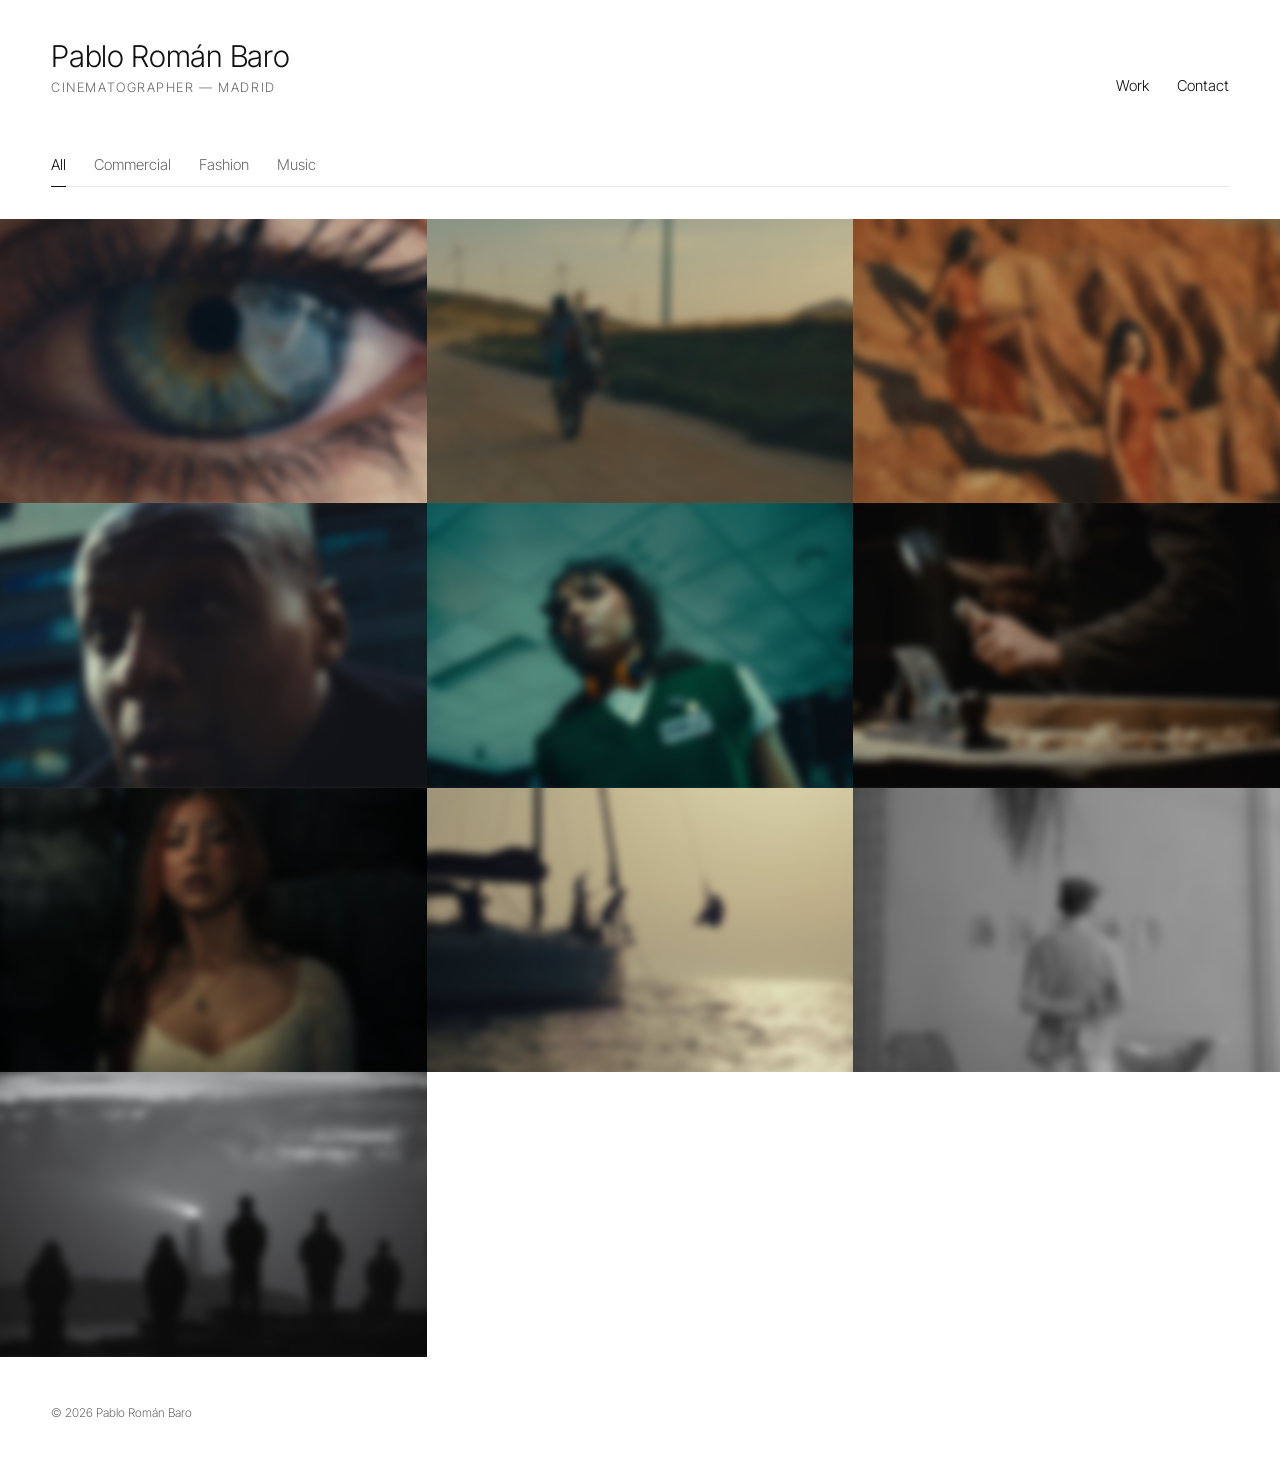
<file: index.html>
<!doctype html>
<html lang="en">
<head>
<meta charset="utf-8">
<meta name="viewport" content="width=device-width, initial-scale=1">
<title>Pablo Román Baro — Cinematographer</title>
<meta name="description" content="Pablo Román Baro, cinematographer based in Madrid. Commercials, fashion films and music videos.">
<meta property="og:site_name" content="Pablo Román Baro">
<meta property="og:title" content="Pablo Román Baro — Cinematographer">
<meta property="og:description" content="Cinematographer based in Madrid. Commercials, fashion films and music videos.">
<meta property="og:type" content="website">
<meta property="og:url" content="https://pabloromandop.com/">
<meta property="og:image" content="https://pabloromandop.com/img/contact/pablo.jpg">
<meta property="og:image:width" content="691">
<meta property="og:image:height" content="844">
<meta property="og:image:alt" content="Pablo Román Baro operating an ARRI camera on set">
<meta name="twitter:card" content="summary_large_image">
<meta name="twitter:image" content="https://pabloromandop.com/img/contact/pablo.jpg">
<link rel="canonical" href="https://pabloromandop.com/">
<link rel="icon" href="favicon.svg" type="image/svg+xml">
<link rel="preconnect" href="https://fonts.googleapis.com">
<link rel="preconnect" href="https://fonts.gstatic.com" crossorigin>
<link rel="stylesheet" href="https://fonts.googleapis.com/css2?family=Inter+Tight:wght@200;300;400&display=swap">
<link rel="stylesheet" href="css/style.css">
</head>
<body>
<div class="wrap">

  <header class="site-header">
    <div class="brand">
      <a class="brand-name" href="index.html">Pablo Román Baro</a>
      <span class="brand-role">Cinematographer — Madrid</span>
    </div>
    <nav class="site-nav" aria-label="Main">
      <a href="#work">Work</a>
      <a href="contact.html">Contact</a>
    </nav>
  </header>

  <main id="work" class="work">
    <div class="filters" role="group" aria-label="Filter by category"></div>
    <div class="grid"></div>
  </main>


  <footer class="site-footer">© <span class="year">2026</span> Pablo Román Baro</footer>

</div>
<script src="js/projects.js"></script>
<script src="js/main.js"></script>
</body>
</html>
</file>
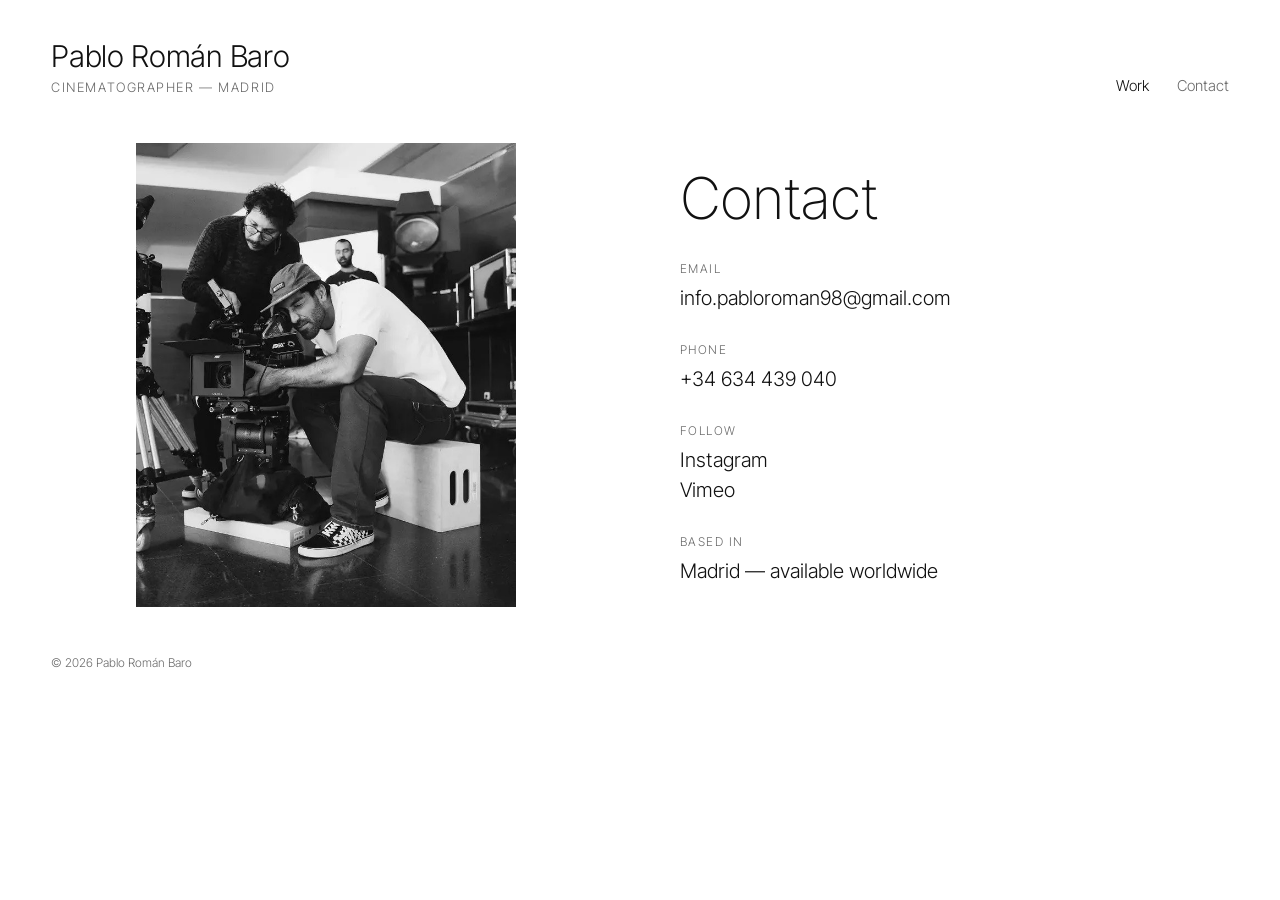
<file: contact.html>
<!doctype html>
<html lang="en">
<head>
<meta charset="utf-8">
<meta name="viewport" content="width=device-width, initial-scale=1">
<title>Contact — Pablo Román Baro</title>
<meta name="description" content="Contact Pablo Román Baro, cinematographer based in Madrid.">
<meta property="og:site_name" content="Pablo Román Baro">
<meta property="og:title" content="Pablo Román Baro — Cinematographer">
<meta property="og:description" content="Cinematographer based in Madrid. Commercials, fashion films and music videos.">
<meta property="og:type" content="website">
<meta property="og:url" content="https://pabloromandop.com/">
<meta property="og:image" content="https://pabloromandop.com/img/contact/pablo.jpg">
<meta property="og:image:width" content="691">
<meta property="og:image:height" content="844">
<meta property="og:image:alt" content="Pablo Román Baro operating an ARRI camera on set">
<meta name="twitter:card" content="summary_large_image">
<meta name="twitter:image" content="https://pabloromandop.com/img/contact/pablo.jpg">
<link rel="icon" href="favicon.svg" type="image/svg+xml">
<link rel="preconnect" href="https://fonts.googleapis.com">
<link rel="preconnect" href="https://fonts.gstatic.com" crossorigin>
<link rel="stylesheet" href="https://fonts.googleapis.com/css2?family=Inter+Tight:wght@200;300;400&display=swap">
<link rel="stylesheet" href="css/style.css">
</head>
<body>
<div class="wrap">

  <header class="site-header">
    <div class="brand">
      <a class="brand-name" href="index.html">Pablo Román Baro</a>
      <span class="brand-role">Cinematographer — Madrid</span>
    </div>
    <nav class="site-nav" aria-label="Main">
      <a href="index.html#work">Work</a>
      <a href="contact.html" aria-current="page">Contact</a>
    </nav>
  </header>

  <main class="contact-page">
    <figure class="contact-photo">
      <picture>
        <source media="(max-width: 700px)" srcset="img/contact/pablo-movil.jpg" width="1008" height="1138">
        <img src="img/contact/pablo.jpg" alt="Pablo Román Baro operating an ARRI camera on set" width="691" height="844">
      </picture>
    </figure>

    <div class="contact-info">
      <h1>Contact</h1>

      <div class="contact-item">
        <span class="label">Email</span>
        <a data-site="email" href="mailto:info.pabloroman98@gmail.com">info.pabloroman98@gmail.com</a>
      </div>

      <div class="contact-item">
        <span class="label">Phone</span>
        <a data-site="phone" href="tel:+34634439040">+34 634 439 040</a>
      </div>

      <div class="contact-item">
        <span class="label">Follow</span>
        <a data-site="instagram" href="https://www.instagram.com/pabloroman98/">Instagram</a>
        <a data-site="vimeo" href="https://vimeo.com/pabloroman">Vimeo</a>
      </div>

      <div class="contact-item">
        <span class="label">Based in</span>
        <span data-site="basedIn">Madrid — available worldwide</span>
      </div>
    </div>
  </main>

  <footer class="site-footer">© <span class="year">2026</span> Pablo Román Baro</footer>

</div>
<script src="js/projects.js"></script>
<script>
  (function () {
    var site = window.SITE || {};
    document.querySelectorAll("[data-site]").forEach(function (el) {
      var k = el.getAttribute("data-site");
      if (!site[k]) return;
      if (k === "email") { el.href = "mailto:" + site.email; el.textContent = site.email; }
      else if (k === "phone") { el.href = "tel:" + site.phone.replace(/\s+/g, ""); el.textContent = site.phone; }
      else if (k === "basedIn") { el.textContent = site.basedIn; }
      else { el.href = site[k]; }
    });
    document.querySelectorAll(".year").forEach(function (el) { el.textContent = new Date().getFullYear(); });
  })();
</script>
</body>
</html>
</file>
<file: css/style.css>
:root {
  --ink: #111111;
  --muted: #6B6B6B;
  --line: #E4E4E1;
  --placeholder: #EFEFEC;
  --paper: #FFFFFF;
  --font: "Inter Tight", "Helvetica Neue", Arial, sans-serif;
}

*, *::before, *::after { box-sizing: border-box; }

html, body { margin: 0; padding: 0; }
body {
  background: var(--paper);
  color: var(--ink);
  font-family: var(--font);
  font-weight: 300;
  -webkit-font-smoothing: antialiased;
  overflow-x: hidden;
}

a { color: var(--ink); text-decoration: none; }
a:hover { color: var(--muted); }
a:focus-visible, button:focus-visible { outline: 1px solid var(--ink); outline-offset: 4px; }
img { display: block; max-width: 100%; }

.wrap {
  max-width: 1440px;
  margin: 0 auto;
  padding: 2.5rem 4% 2rem;
  display: flex;
  flex-direction: column;
  gap: 3rem;
}

/* ---------- Header ---------- */
.site-header {
  display: flex;
  flex-wrap: wrap;
  justify-content: space-between;
  align-items: flex-end;
  gap: 1.5rem;
}
.brand { display: flex; flex-direction: column; gap: 6px; }
.brand-name { font-size: 30px; font-weight: 300; letter-spacing: -0.01em; line-height: 1.1; }
.brand-role { font-size: 13px; letter-spacing: 0.12em; text-transform: uppercase; color: var(--muted); }
.site-nav { display: flex; flex-wrap: wrap; gap: 1.75rem; font-size: 15px; }

/* ---------- Home: filter ---------- */
.work { display: flex; flex-direction: column; gap: 2rem; }
.filters {
  display: flex;
  flex-wrap: wrap;
  gap: 0.5rem 1.75rem;
  border-bottom: 1px solid var(--line);
}
.filters button {
  background: none;
  border: 0;
  border-bottom: 1px solid transparent;
  margin-bottom: -1px;
  padding: 12px 0;
  min-height: 44px;
  cursor: pointer;
  font: inherit;
  font-size: 15px;
  font-weight: 300;
  color: var(--muted);
}
.filters button[aria-pressed="true"] { color: var(--ink); border-bottom-color: var(--ink); }

/* ---------- Home: full-bleed grid ---------- */
.grid {
  display: grid;
  grid-template-columns: repeat(auto-fill, minmax(min(100%, 420px), 1fr));
  gap: 0;
  width: 100vw;
  margin-left: calc(50% - 50vw);
}
.card { display: block; color: var(--ink); }
.still {
  position: relative;
  aspect-ratio: 3 / 2;
  overflow: hidden;
  background: var(--placeholder);
}
.still img {
  position: absolute;
  inset: 0;
  width: 100%;
  height: 100%;
  object-fit: cover;
  transform: scale(1.06);
  transition: transform 1.2s cubic-bezier(.25,.1,.25,1);
}
.lens {
  opacity: 0;
  pointer-events: none;
  transition: opacity 1.2s cubic-bezier(.25,.1,.25,1), transform 1.2s cubic-bezier(.25,.1,.25,1);
  -webkit-mask-image: radial-gradient(circle at var(--mx, 50%) var(--my, 50%), #000 0, #000 80px, rgba(0,0,0,.55) 160px, transparent 280px);
          mask-image: radial-gradient(circle at var(--mx, 50%) var(--my, 50%), #000 0, #000 80px, rgba(0,0,0,.55) 160px, transparent 280px);
}
.cap {
  position: absolute;
  inset: 0;
  display: flex;
  align-items: center;
  justify-content: center;
  padding: 1.5rem;
  text-align: center;
  pointer-events: none;
  color: #FFFFFF;
  font-size: 14px;
  letter-spacing: 0.12em;
  line-height: 1.6;
  background: rgba(0,0,0,.38);
  opacity: 0;
  transition: opacity .6s ease;
}

/* Ordenador: desenfoque + círculo nítido que sigue al cursor */
@media (hover: hover) {
  .card .base { filter: blur(4px); }
  .card:hover .lens, .card:focus-visible .lens { opacity: 1; }
  .card:hover .cap, .card:focus-visible .cap { opacity: 1; }
  /* Zoom suave al pasar el cursor (el 1.12 marca la intensidad) */
  .card:hover .still img, .card:focus-visible .still img { transform: scale(1.12); }
}
/* Móvil: el enfoque lo controla js/main.js según el scroll;
   la imagen que cruza el centro muestra su título */
@media (hover: none) {
  .lens { display: none; }
  .card .base { filter: blur(var(--b, 4px)); transition: filter .2s linear; }
  .cap { opacity: var(--o, 0); transition: opacity .35s ease; }
}
@media (prefers-reduced-motion: reduce) {
  .lens, .cap, .card .base { transition: none; }
}

/* ---------- Contact ---------- */
.contact {
  border-top: 1px solid var(--line);
  padding-top: 2.5rem;
  display: grid;
  grid-template-columns: repeat(auto-fit, minmax(min(100%, 260px), 1fr));
  gap: 2rem;
}
.contact div { display: flex; flex-direction: column; gap: 10px; }
.label { font-size: 12px; letter-spacing: 0.12em; text-transform: uppercase; color: var(--muted); }
.contact .big { font-size: 22px; }
.contact span:not(.label) { font-size: 17px; }

.site-footer { font-size: 12px; color: var(--muted); padding-bottom: 1rem; }

/* ---------- Project page ---------- */
.back {
  display: inline-flex;
  align-items: center;
  gap: 8px;
  min-height: 44px;
  font-size: 13px;
  letter-spacing: 0.08em;
  text-transform: uppercase;
  color: var(--muted);
  align-self: flex-start;
}
.project-head { display: flex; flex-direction: column; gap: 10px; }
.project-head h1 {
  margin: 0;
  font-size: clamp(32px, 4.5vw, 58px);
  font-weight: 200;
  letter-spacing: -0.02em;
  line-height: 1.08;
}
.project-head .sub { font-size: 18px; color: var(--muted); }

.player {
  position: relative;
  aspect-ratio: 16 / 9;
  background: #000000;
  overflow: hidden;
}
.player .poster {
  display: block;
  width: 100%;
  height: 100%;
  padding: 0;
  border: 0;
  cursor: pointer;
  background: none;
}
.player .poster img { width: 100%; height: 100%; object-fit: cover; }
.player .play {
  position: absolute;
  inset: 0;
  display: flex;
  align-items: center;
  justify-content: center;
  color: #FFFFFF;
}
.player iframe { position: absolute; inset: 0; width: 100%; height: 100%; border: 0; }

.arrow {
  position: absolute;
  top: 50%;
  transform: translateY(-50%);
  width: 52px;
  height: 52px;
  display: flex;
  align-items: center;
  justify-content: center;
  color: #FFFFFF;
  z-index: 2;
  transition: opacity .3s ease;
}
.arrow:hover { color: #FFFFFF; opacity: .65; }
.arrow svg { width: 32px; height: 32px; filter: drop-shadow(0 1px 4px rgba(0,0,0,.55)); }
.arrow.prev { left: 1rem; }
.arrow.next { right: 1rem; }

.credits {
  margin: 0;
  display: grid;
  grid-template-columns: minmax(0, 11rem) minmax(0, 1fr);
  gap: 12px 1.5rem;
  font-size: 15px;
  max-width: 40rem;
}
.credits dt { font-size: 12px; letter-spacing: 0.1em; text-transform: uppercase; color: var(--muted); padding-top: 2px; }
.credits dd { margin: 0; }

.stills {
  display: grid;
  grid-template-columns: repeat(auto-fill, minmax(min(100%, 380px), 1fr));
  gap: 1.25rem;
}
.stills div { background: var(--placeholder); overflow: hidden; }
.stills img { width: 100%; height: 100%; object-fit: cover; }

.pager {
  display: flex;
  flex-wrap: wrap;
  justify-content: space-between;
  gap: 1rem;
  border-top: 1px solid var(--line);
  padding-top: 1.5rem;
}
.pager a { display: inline-flex; align-items: center; min-height: 44px; font-size: 15px; }

#project { display: flex; flex-direction: column; gap: 3rem; }

.contact .links { gap: 6px; }
.contact .links .label { margin-bottom: 4px; }
.contact .links a { font-size: 17px; }

/* ---------- Contact page ---------- */
.contact-page {
  display: grid;
  grid-template-columns: repeat(auto-fit, minmax(min(100%, 340px), 1fr));
  gap: 3rem 5rem;
  align-items: center;
}
.contact-photo { margin: 0; justify-self: center; width: min(100%, 380px); }
.contact-photo img { width: 100%; height: auto; }
.contact-info { display: flex; flex-direction: column; gap: 2rem; }
.contact-info h1 {
  margin: 0;
  font-size: clamp(32px, 4.5vw, 58px);
  font-weight: 200;
  letter-spacing: -0.02em;
  line-height: 1.08;
}
.contact-item { display: flex; flex-direction: column; gap: 6px; }
.contact-item .label { margin-bottom: 4px; }
.contact-item a, .contact-item span:not(.label) { font-size: 20px; }
.site-nav a[aria-current="page"] { color: var(--muted); }

@media (max-width: 700px) { .contact-photo { width: 100%; } }

/* Móvil: sin flechas; se cambia de proyecto deslizando */
@media (hover: none) {
  .arrow { display: none; }
}
#project { transition: transform .22s ease, opacity .22s ease; }
#project.leave-left { transform: translateX(-40px); opacity: 0; }
#project.leave-right { transform: translateX(40px); opacity: 0; }
@media (prefers-reduced-motion: reduce) { #project { transition: none; } }
</file>
